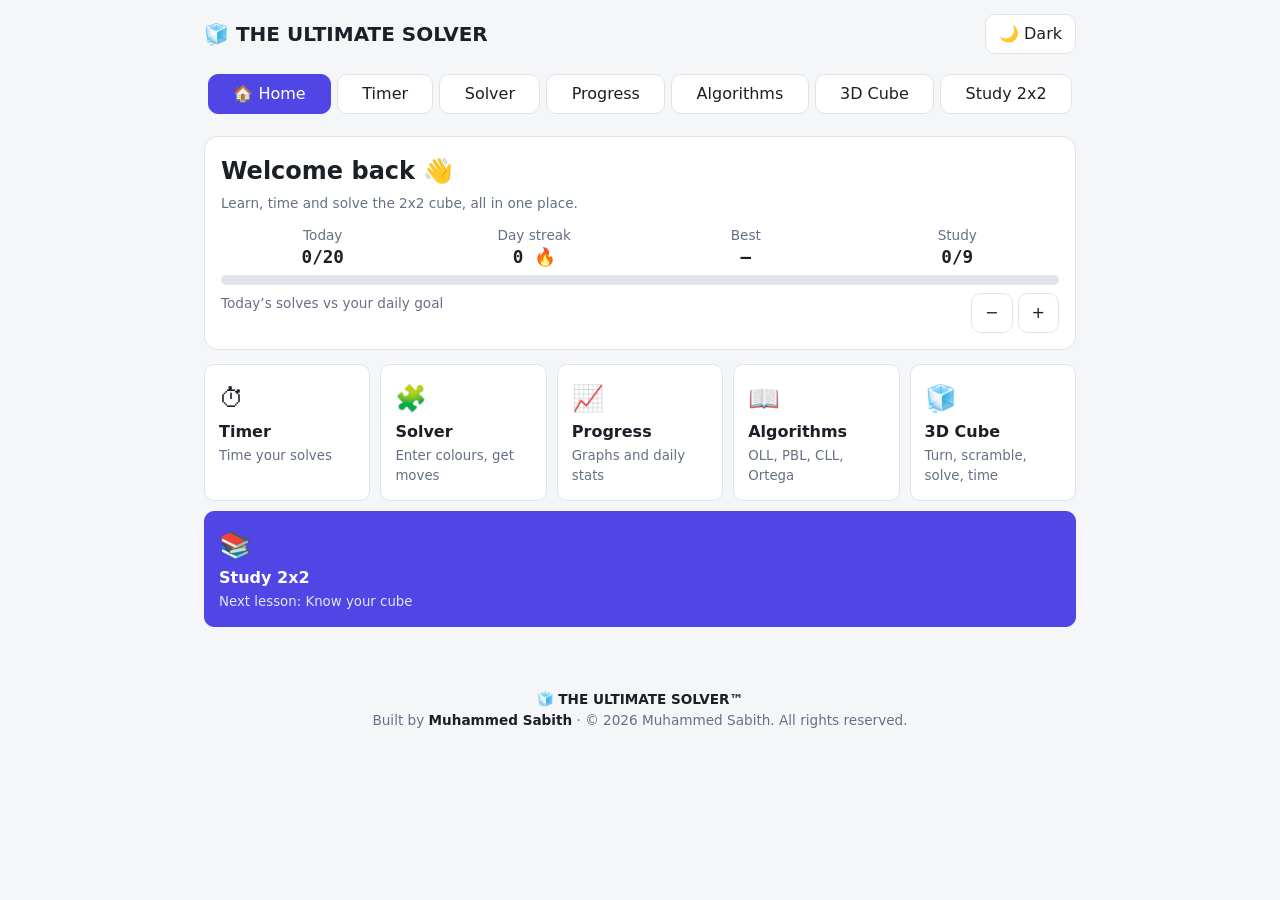
<file: index.html>
<!doctype html>
<html lang="en">
  <head>
    <meta charset="utf-8" />
    <meta
      name="viewport"
      content="width=device-width, initial-scale=1, viewport-fit=cover"
    />
    <title>THE ULTIMATE SOLVER</title>
    <link rel="stylesheet" href="style.css" />
  </head>
  <body>
    <header>
      <h1 id="hm" title="Home" class="u1">🧊 THE ULTIMATE SOLVER</h1>
      <button id="th" title="Toggle dark mode">🌙 Dark</button>
    </header>
    <nav>
      <button data-t="home" class="on">🏠 Home</button
      ><button data-t="timer">Timer</button
      ><button data-t="solver">Solver</button
      ><button data-t="prog">Progress</button
      ><button data-t="algs">Algorithms</button
      ><button data-t="cube3d">3D Cube</button
      ><button data-t="study">Study 2x2</button>
    </nav>
    <main>
      <section id="home" class="on">
        <div class="card hero">
          <h2>Welcome back 👋</h2>
          <p class="mut u2">
            Learn, time and solve the 2x2 cube, all in one place.
          </p>
          <div class="stats" id="hs"></div>
          <div class="bar"><div id="gb"></div></div>
          <div class="row u3">
            <span class="mut">Today’s solves vs your daily goal</span
            ><span><button id="gm">−</button> <button id="gp">+</button></span>
          </div>
        </div>
        <div class="tiles">
          <button data-go="timer">
            <span>⏱</span><b>Timer</b><small>Time your solves</small>
          </button>
          <button data-go="solver">
            <span>🧩</span><b>Solver</b><small>Enter colours, get moves</small>
          </button>
          <button data-go="prog">
            <span>📈</span><b>Progress</b><small>Graphs and daily stats</small>
          </button>
          <button data-go="algs">
            <span>📖</span><b>Algorithms</b><small>OLL, PBL, CLL, Ortega</small>
          </button>
          <button data-go="cube3d">
            <span>🧊</span><b>3D Cube</b
            ><small>Turn, scramble, solve, time</small>
          </button>
          <button data-go="study" class="big">
            <span>📚</span><b>Study 2x2</b><small id="nx"></small>
          </button>
        </div>
      </section>
      <section id="cube3d">
        <div class="card">
          <div class="row u4">
            <b>🧊 Interactive 3D cube</b
            ><span class="mut"
              >Drag to rotate any way · keys U R F D L B (Shift = prime)</span
            >
          </div>
          <div id="stage">
            <div id="rot"><div id="cu"></div></div>
          </div>
          <div id="ct">0.00</div>
          <div class="mut u5" id="cm">0 moves</div>
          <div class="mut u5" id="c3"></div>
          <div class="row">
            <button class="p" id="c-sc">Scramble</button
            ><button id="c-rs">Reset cube</button
            ><button id="c-so">Show solution</button
            ><button id="c-pl">▶ Play solution</button
            ><button id="c-vw">Reset view</button>
          </div>
          <div class="row" id="cmv"></div>
          <label class="mut u6"
            ><input type="checkbox" id="c-rel" checked /> Moves follow the side
            I'm facing</label
          >
          <div class="mut u5" id="cview"></div>
          <div class="mut u7" id="csc"></div>
          <div id="cso" class="u8"></div>
          <p class="mut u9">
            The timer starts on your first move after a scramble and stops when
            the cube is solved. Solves you finish without using the solution are
            saved to your Progress tab.
          </p>
        </div>
      </section>
      <section id="study">
        <div class="card">
          <b>📚 Study 2x2</b>
          <p class="mut u10">
            Work through the lessons in order, from basic moves to Ortega, PBL
            and CLL. Open a lesson, then mark it done.
          </p>
          <div class="bar"><div id="sp"></div></div>
          <div class="mut" id="sl"></div>
        </div>
        <div id="lessons"></div>
      </section>
      <section id="timer">
        <div class="card">
          <div class="mut u5">Scramble</div>
          <div id="scr"></div>
          <div id="tm">0.00</div>
          <div class="mut u5">
            <span class="dh"
              >Hold <b>Space</b> (or press and hold the timer) until it turns
              green, release to start, tap/press any key to stop.</span
            ><span class="mh"
              >Press and hold the timer until it turns green, lift your finger
              to start, then tap anywhere to stop.</span
            >
          </div>
          <div class="row">
            <button id="ns">New scramble</button
            ><button id="ss">Solve this scramble →</button
            ><button id="rt">Reset timer</button
            ><button id="del">Delete last</button
            ><button id="dnf">+2 last</button>
          </div>
        </div>
        <div class="card stats" id="st"></div>
        <div class="card">
          <div class="row u11">
            <b>Times</b
            ><span
              ><button id="cp">Copy</button>
              <button id="clr">Clear all</button></span
            >
          </div>
          <div id="list"></div>
        </div>
      </section>
      <section id="algs">
        <input type="search" id="q" placeholder="Search algorithms…" />
        <div class="chips" id="chips"></div>
        <div class="card" id="al"></div>
        <p class="mut">
          Diagrams show the cube as you see it before doing the algorithm: the
          top layer with its side stickers, and for PBL a second diagram of the
          bottom layer seen from below. Tip: tap “Inverse” to get the reverse
          alg, useful for recognizing cases or fixing a misstep. All algs use R,
          U, F, D moves so you never need to regrip.
        </p>
      </section>
      <section id="solver">
        <div class="chips" id="svt">
          <button class="on" data-sv="a">🎨 Enter colours</button
          ><button data-sv="b">🧊 3D cube</button>
        </div>
        <div id="sv-a">
        <div class="card">
          <b>Enter your cube</b>
          <p class="mut u12">
            The cube starts blank: pick a color, then tap each sticker to fill
            it. Any color scheme works, and the solver detects it from the cube
            itself. Faces are drawn as seen from outside: U on top, then L F R
            B, then D.
          </p>
          <div class="pal" id="pal"></div>
          <div class="net" id="net"></div>
          <div class="mut u5" id="cnt"></div>
          <div class="row">
            <button class="p" id="go">Solve</button
            ><button id="bl">Clear all (blank)</button
            ><button id="rs">Reset solved</button
            ><button id="rn">Random scramble</button
            ><button id="to3d">🧊 View in 3D →</button>
          </div>
        </div>
        </div>
        <div id="sv-b" hidden>
          <div class="card">
            <b>🧊 Your cube in 3D</b>
            <p class="mut u12">
              The colours you pick in the first tab appear here. Drag the cube
              to rotate it, press Solve, then Play solution to watch it solve.
            </p>
            <div class="st3" id="sv-st">
              <div class="rot3" id="sv-rot"><div class="cu3" id="sv-cu"></div></div>
            </div>
            <div class="mut u5" id="sv-i"></div>
            <div class="row">
              <button id="toc">← Colour area</button
              ><button class="p" id="go2">Solve</button
              ><button id="bl2">Clear all (blank)</button
              ><button id="rs2">Reset solved</button
              ><button id="rn2">Random scramble</button
              ><button id="pl2">▶ Play solution</button
              ><button id="vw2">Reset view</button>
            </div>
          </div>
        </div>
        <div class="card">
          <b>Solution</b>
          <div id="out" class="mut u13">Nothing yet.</div>
          <div class="row u14"><button id="cs" hidden>Copy</button></div>
        </div>
      </section>
      <section id="prog">
        <div class="chips" id="rng"></div>
        <div class="card">
          <b>Time graph</b>
          <div id="gr"></div>
        </div>
        <div class="card stats" id="pb"></div>
        <div class="card">
          <b>Day by day</b>
          <span class="mut"
            >(<span class="up">▲</span> = faster mean than the previous
            day)</span
          >
          <div class="u15"><table id="days"></table></div>
        </div>
        <div class="card">
          <b>Backup</b>
          <p class="mut u10">
            Your times save automatically in this browser and are here whenever
            you come back. To move them to another device, copy the data, paste
            it there into the box below and tap Import.
          </p>
          <div class="row u14">
            <button id="ex">Copy data</button><button id="im">Import</button>
          </div>
          <textarea id="ta" placeholder="Paste exported data here"></textarea>
        </div>
      </section>
    </main>
    <footer>
      🧊 <b>THE ULTIMATE SOLVER™</b><br />Built by <b>Muhammed Sabith</b> · ©
      2026 Muhammed Sabith. All rights reserved.
    </footer>
    <div id="toast"></div>
    <script src="script.js"></script>
  </body>
</html>
</file>
<file: style.css>
:root {
  --bg: #f5f6f8;
  --card: #fff;
  --fg: #1b1f27;
  --mut: #667085;
  --bd: #dfe3ea;
  --ac: #4f46e5;
  --ok: #16a34a;
  --wa: #dc2626;
  box-sizing: border-box;
  padding-top: env(safe-area-inset-top, 0px);
  padding-bottom: env(safe-area-inset-bottom, 0px);
  color-scheme: light;
}
@media (prefers-color-scheme: dark) {
  :root:not([data-theme="light"]) {
    --bg: #0f1218;
    --card: #181c25;
    --fg: #e8ebf1;
    --mut: #8b93a5;
    --bd: #2a3040;
    --ac: #818cf8;
    color-scheme: dark;
  }
}
:root[data-theme="dark"] {
  --bg: #0f1218;
  --card: #181c25;
  --fg: #e8ebf1;
  --mut: #8b93a5;
  --bd: #2a3040;
  --ac: #818cf8;
  color-scheme: dark;
}
html {
  scroll-padding-top: env(safe-area-inset-top, 0px);
}
* {
  box-sizing: border-box;
}
body {
  margin: 0;
  background: var(--bg);
  color: var(--fg);
  font:
    16px/1.5 system-ui,
    -apple-system,
    "Segoe UI",
    Roboto,
    sans-serif;
}
header {
  display: flex;
  align-items: center;
  justify-content: space-between;
  gap: 12px;
  padding: 14px 18px;
  max-width: 900px;
  margin: 0 auto;
}
h1 {
  font-size: 1.25rem;
  margin: 0;
}
button {
  font: inherit;
  color: var(--fg);
  background: var(--card);
  border: 1px solid var(--bd);
  border-radius: 10px;
  padding: 7px 13px;
  cursor: pointer;
}
button:hover {
  border-color: var(--ac);
}
button.p {
  background: var(--ac);
  color: #fff;
  border-color: var(--ac);
}
nav {
  display: flex;
  flex-wrap: wrap;
  gap: 6px;
  max-width: 900px;
  margin: 0 auto;
  padding: 0 18px;
}
nav button.on {
  background: var(--ac);
  color: #fff;
  border-color: var(--ac);
}
main {
  max-width: 900px;
  margin: 0 auto;
  padding: 16px 18px 40px;
}
section {
  display: none;
}
section.on {
  display: block;
}
.card {
  background: var(--card);
  border: 1px solid var(--bd);
  border-radius: 14px;
  padding: 16px;
  margin-bottom: 14px;
}
#scr {
  font:
    600 1.15rem ui-monospace,
    Menlo,
    Consolas,
    monospace;
  text-align: center;
  margin: 4px 0 12px;
}
#tm {
  font:
    700 clamp(3.2rem, 16vw, 6rem) ui-monospace,
    Menlo,
    Consolas,
    monospace;
  text-align: center;
  padding: 26px 0;
  border-radius: 14px;
  user-select: none;
  touch-action: manipulation;
  cursor: pointer;
}
#tm.hold {
  color: var(--wa);
}
#tm.ready {
  color: var(--ok);
}
.row {
  display: flex;
  flex-wrap: wrap;
  gap: 8px;
  justify-content: center;
  margin-top: 8px;
}
.stats {
  display: grid;
  grid-template-columns: repeat(auto-fit, minmax(110px, 1fr));
  gap: 8px;
  text-align: center;
}
.stats b {
  display: block;
  font:
    600 1.1rem ui-monospace,
    Menlo,
    monospace;
}
.stats span,
.mut {
  color: var(--mut);
  font-size: 0.85rem;
}
#list {
  max-height: 240px;
  overflow: auto;
  font:
    0.95rem ui-monospace,
    Menlo,
    monospace;
}
#list div {
  display: flex;
  justify-content: space-between;
  gap: 10px;
  padding: 4px 0;
  border-bottom: 1px solid var(--bd);
}
input[type="search"] {
  width: 100%;
  font: inherit;
  padding: 9px 12px;
  border-radius: 10px;
  border: 1px solid var(--bd);
  background: var(--card);
  color: var(--fg);
}
.chips {
  display: flex;
  flex-wrap: wrap;
  gap: 6px;
  margin: 10px 0;
}
.chips button.on {
  background: var(--ac);
  color: #fff;
  border-color: var(--ac);
}
.alg {
  display: flex;
  flex-wrap: wrap;
  align-items: center;
  justify-content: space-between;
  gap: 8px;
  padding: 10px 0;
  border-bottom: 1px solid var(--bd);
}
.alg:last-child {
  border: 0;
}
.alg code {
  display: block;
  font:
    600 0.95rem ui-monospace,
    Menlo,
    monospace;
  color: var(--ac);
  word-break: break-word;
}
.alg small {
  color: var(--mut);
}
.net {
  display: grid;
  grid-template-columns: repeat(4, auto);
  grid-template-rows: repeat(3, auto);
  gap: 6px;
  justify-content: center;
  margin: 10px 0;
}
.face {
  display: grid;
  grid-template-columns: 1fr 1fr;
  gap: 3px;
  padding: 3px;
  background: var(--bd);
  border-radius: 8px;
}
.face i {
  width: clamp(22px, 8.6vw, 46px);
  aspect-ratio: 1;
  border-radius: 6px;
  cursor: pointer;
  border: 1px solid rgba(0, 0, 0, 0.35);
}
.pal {
  display: flex;
  gap: 10px;
  justify-content: center;
  flex-wrap: wrap;
}
.pal i {
  width: 38px;
  height: 38px;
  border-radius: 50%;
  cursor: pointer;
  border: 3px solid transparent;
  outline: 1px solid rgba(0, 0, 0, 0.35);
}
.pal i.on {
  border-color: var(--ac);
}
#out {
  font:
    700 1.2rem ui-monospace,
    Menlo,
    Consolas,
    monospace;
  word-break: break-word;
}
.err {
  color: var(--wa);
}
#toast {
  position: fixed;
  left: 50%;
  bottom: calc(24px + env(safe-area-inset-bottom, 0px));
  transform: translateX(-50%);
  background: var(--ac);
  color: #fff;
  padding: 10px 18px;
  border-radius: 999px;
  font-weight: 600;
  opacity: 0;
  pointer-events: none;
  transition: opacity 0.3s;
  z-index: 9;
}
#toast.on {
  opacity: 1;
}
textarea {
  width: 100%;
  min-height: 70px;
  font:
    0.85rem ui-monospace,
    Menlo,
    monospace;
  border-radius: 10px;
  border: 1px solid var(--bd);
  background: var(--card);
  color: var(--fg);
  padding: 8px;
  margin-top: 8px;
}
table {
  width: 100%;
  border-collapse: collapse;
  font-size: 0.92rem;
}
td,
th {
  padding: 6px 4px;
  border-bottom: 1px solid var(--bd);
  text-align: right;
}
td:first-child,
th:first-child {
  text-align: left;
}
th {
  color: var(--mut);
  font-weight: 500;
}
#gr svg {
  width: 100%;
  height: auto;
  display: block;
}
.up {
  color: var(--ok);
}
.dn {
  color: var(--wa);
}
.pic {
  display: flex;
  gap: 6px;
}
.tiles {
  display: grid;
  grid-template-columns: repeat(auto-fit, minmax(150px, 1fr));
  gap: 10px;
  margin-bottom: 14px;
}
.tiles button {
  display: flex;
  flex-direction: column;
  gap: 2px;
  align-items: flex-start;
  padding: 14px;
  text-align: left;
}
.tiles button span {
  font-size: 1.6rem;
}
.tiles small {
  color: var(--mut);
}
.tiles button.big {
  grid-column: 1/-1;
  background: var(--ac);
  color: #fff;
  border-color: var(--ac);
}
.tiles button.big small {
  color: #e0e7ff;
}
.bar {
  height: 10px;
  background: var(--bd);
  border-radius: 6px;
  overflow: hidden;
  margin: 8px 0;
}
.bar div {
  height: 100%;
  background: var(--ok);
  width: 0;
  transition: width 0.3s;
}
details.card summary {
  cursor: pointer;
  display: flex;
  justify-content: space-between;
  gap: 8px;
}
details.card[open] summary {
  margin-bottom: 8px;
}
.hero h2 {
  margin: 0 0 4px;
}
footer {
  max-width: 900px;
  margin: 0 auto;
  padding: 8px 18px 28px;
  text-align: center;
  color: var(--mut);
  font-size: 0.85rem;
}
footer b {
  color: var(--fg);
}
#stage {
  height: 310px;
  perspective: 800px;
  position: relative;
  touch-action: none;
  cursor: grab;
  overflow: hidden;
}
#rot {
  position: absolute;
  left: 50%;
  top: 50%;
  width: 0;
  height: 0;
  transform-style: preserve-3d;
}
#cu,
.lg {
  position: absolute;
  left: 0;
  top: 0;
  width: 0;
  height: 0;
  transform-style: preserve-3d;
}
.sk {
  position: absolute;
  left: -30px;
  top: -30px;
  width: 60px;
  height: 60px;
  border: 4px solid #111;
  border-radius: 6px;
  box-sizing: border-box;
  backface-visibility: hidden;
}
#ct {
  font:
    700 2.4rem ui-monospace,
    Menlo,
    monospace;
  text-align: center;
}
#cmv {
  display: grid;
  grid-auto-flow: column;
  grid-template-rows: repeat(3, auto);
  gap: 6px;
  margin-top: 10px;
}
#cmv button {
  padding: 8px 0;
  min-height: 38px;
}
html {
  -webkit-text-size-adjust: 100%;
}
body {
  -webkit-tap-highlight-color: transparent;
}
button {
  touch-action: manipulation;
}
#tm {
  touch-action: none;
  -webkit-touch-callout: none;
}
nav {
  position: sticky;
  top: env(safe-area-inset-top, 0px);
  z-index: 5;
  background: var(--bg);
  padding-top: 6px;
  padding-bottom: 6px;
}
nav button {
  white-space: nowrap;
  flex: 1 1 auto;
  padding: 7px 8px;
}
input[type="search"],
textarea {
  font-size: 16px;
}
.mh {
  display: none;
}
@media (hover: none) {
  .mh {
    display: inline;
  }
  .dh {
    display: none;
  }
}
main,
header,
footer {
  padding-left: max(14px, env(safe-area-inset-left));
  padding-right: max(14px, env(safe-area-inset-right));
}
@media (max-width: 640px) {
  header {
    padding-top: 10px;
    padding-bottom: 10px;
  }
  h1 {
    font-size: 1.05rem;
  }
  nav {
    display: grid;
    grid-template-columns: repeat(4, 1fr);
    gap: 6px;
    position: static;
  }
  nav button {
    padding: 8px 2px;
    font-size: 0.84rem;
    min-height: 40px;
  }
  main {
    padding-top: 12px;
    padding-bottom: 28px;
  }
  button {
    min-height: 42px;
  }
  .card {
    padding: 12px;
  }
  #tm {
    padding: 44px 0;
  }
  #scr {
    font-size: 1rem;
  }
  #stage {
    height: 290px;
  }
  .alg {
    align-items: flex-start;
  }
  .tiles {
    grid-template-columns: 1fr 1fr;
  }
  #list {
    max-height: 200px;
  }
}
.lesson p {
  margin: 6px 0;
}
.lesson td {
  text-align: left;
  vertical-align: top;
}

/* ---------- Utility classes (from former inline styles) ---------- */
.u1 {
  cursor: pointer;
}
.u2 {
  margin: 0 0 10px;
}
.u3 {
  justify-content: space-between;
  margin: 0;
}
.u4 {
  justify-content: space-between;
  margin: 0 0 6px;
}
.u5 {
  text-align: center;
}
.u6 {
  display: flex;
  gap: 6px;
  justify-content: center;
  align-items: center;
  margin-top: 8px;
}
.u7 {
  text-align: center;
  margin-top: 8px;
}
.u8 {
  text-align: center;
  font:
    600 1rem ui-monospace,
    Menlo,
    monospace;
  word-break: break-word;
}
.u9 {
  margin: 10px 0 0;
}
.u10 {
  margin: 4px 0;
}
.u11 {
  justify-content: space-between;
  margin: 0 0 8px;
}
.u12 {
  margin: 4px 0 10px;
}
.u13 {
  margin-top: 6px;
}
.u14 {
  justify-content: flex-start;
}
.u15 {
  overflow-x: auto;
}
.st3 {
  height: 240px;
  perspective: 700px;
  position: relative;
  touch-action: none;
  cursor: grab;
  overflow: hidden;
}
.rot3 {
  position: absolute;
  left: 50%;
  top: 50%;
  width: 0;
  height: 0;
  transform-style: preserve-3d;
}
.cu3 {
  position: absolute;
  left: 0;
  top: 0;
  width: 0;
  height: 0;
  transform-style: preserve-3d;
}
</file>
<file: THE ULTIMATE SOLVER.css>
:root {
  --bg: #f5f6f8;
  --card: #fff;
  --fg: #1b1f27;
  --mut: #667085;
  --bd: #dfe3ea;
  --ac: #4f46e5;
  --ok: #16a34a;
  --wa: #dc2626;
  box-sizing: border-box;
  padding-top: env(safe-area-inset-top, 0px);
  padding-bottom: env(safe-area-inset-bottom, 0px);
  color-scheme: light;
}
@media (prefers-color-scheme: dark) {
  :root:not([data-theme="light"]) {
    --bg: #0f1218;
    --card: #181c25;
    --fg: #e8ebf1;
    --mut: #8b93a5;
    --bd: #2a3040;
    --ac: #818cf8;
    color-scheme: dark;
  }
}
:root[data-theme="dark"] {
  --bg: #0f1218;
  --card: #181c25;
  --fg: #e8ebf1;
  --mut: #8b93a5;
  --bd: #2a3040;
  --ac: #818cf8;
  color-scheme: dark;
}
html {
  scroll-padding-top: env(safe-area-inset-top, 0px);
}
* {
  box-sizing: border-box;
}
body {
  margin: 0;
  background: var(--bg);
  color: var(--fg);
  font:
    16px/1.5 system-ui,
    -apple-system,
    "Segoe UI",
    Roboto,
    sans-serif;
}
header {
  display: flex;
  align-items: center;
  justify-content: space-between;
  gap: 12px;
  padding: 14px 18px;
  max-width: 900px;
  margin: 0 auto;
}
h1 {
  font-size: 1.25rem;
  margin: 0;
}
button {
  font: inherit;
  color: var(--fg);
  background: var(--card);
  border: 1px solid var(--bd);
  border-radius: 10px;
  padding: 7px 13px;
  cursor: pointer;
}
button:hover {
  border-color: var(--ac);
}
button.p {
  background: var(--ac);
  color: #fff;
  border-color: var(--ac);
}
nav {
  display: flex;
  flex-wrap: wrap;
  gap: 6px;
  max-width: 900px;
  margin: 0 auto;
  padding: 0 18px;
}
nav button.on {
  background: var(--ac);
  color: #fff;
  border-color: var(--ac);
}
main {
  max-width: 900px;
  margin: 0 auto;
  padding: 16px 18px 40px;
}
section {
  display: none;
}
section.on {
  display: block;
}
.card {
  background: var(--card);
  border: 1px solid var(--bd);
  border-radius: 14px;
  padding: 16px;
  margin-bottom: 14px;
}
#scr {
  font:
    600 1.15rem ui-monospace,
    Menlo,
    Consolas,
    monospace;
  text-align: center;
  margin: 4px 0 12px;
}
#tm {
  font:
    700 clamp(3.2rem, 16vw, 6rem) ui-monospace,
    Menlo,
    Consolas,
    monospace;
  text-align: center;
  padding: 26px 0;
  border-radius: 14px;
  user-select: none;
  touch-action: manipulation;
  cursor: pointer;
}
#tm.hold {
  color: var(--wa);
}
#tm.ready {
  color: var(--ok);
}
.row {
  display: flex;
  flex-wrap: wrap;
  gap: 8px;
  justify-content: center;
  margin-top: 8px;
}
.stats {
  display: grid;
  grid-template-columns: repeat(auto-fit, minmax(110px, 1fr));
  gap: 8px;
  text-align: center;
}
.stats b {
  display: block;
  font:
    600 1.1rem ui-monospace,
    Menlo,
    monospace;
}
.stats span,
.mut {
  color: var(--mut);
  font-size: 0.85rem;
}
#list {
  max-height: 240px;
  overflow: auto;
  font:
    0.95rem ui-monospace,
    Menlo,
    monospace;
}
#list div {
  display: flex;
  justify-content: space-between;
  gap: 10px;
  padding: 4px 0;
  border-bottom: 1px solid var(--bd);
}
input[type="search"] {
  width: 100%;
  font: inherit;
  padding: 9px 12px;
  border-radius: 10px;
  border: 1px solid var(--bd);
  background: var(--card);
  color: var(--fg);
}
.chips {
  display: flex;
  flex-wrap: wrap;
  gap: 6px;
  margin: 10px 0;
}
.chips button.on {
  background: var(--ac);
  color: #fff;
  border-color: var(--ac);
}
.alg {
  display: flex;
  flex-wrap: wrap;
  align-items: center;
  justify-content: space-between;
  gap: 8px;
  padding: 10px 0;
  border-bottom: 1px solid var(--bd);
}
.alg:last-child {
  border: 0;
}
.alg code {
  display: block;
  font:
    600 0.95rem ui-monospace,
    Menlo,
    monospace;
  color: var(--ac);
  word-break: break-word;
}
.alg small {
  color: var(--mut);
}
.net {
  display: grid;
  grid-template-columns: repeat(4, auto);
  grid-template-rows: repeat(3, auto);
  gap: 6px;
  justify-content: center;
  margin: 10px 0;
}
.face {
  display: grid;
  grid-template-columns: 1fr 1fr;
  gap: 3px;
  padding: 3px;
  background: var(--bd);
  border-radius: 8px;
}
.face i {
  width: clamp(22px, 8.6vw, 46px);
  aspect-ratio: 1;
  border-radius: 6px;
  cursor: pointer;
  border: 1px solid rgba(0, 0, 0, 0.35);
}
.pal {
  display: flex;
  gap: 10px;
  justify-content: center;
  flex-wrap: wrap;
}
.pal i {
  width: 38px;
  height: 38px;
  border-radius: 50%;
  cursor: pointer;
  border: 3px solid transparent;
  outline: 1px solid rgba(0, 0, 0, 0.35);
}
.pal i.on {
  border-color: var(--ac);
}
#out {
  font:
    700 1.2rem ui-monospace,
    Menlo,
    Consolas,
    monospace;
  word-break: break-word;
}
.err {
  color: var(--wa);
}
#toast {
  position: fixed;
  left: 50%;
  bottom: calc(24px + env(safe-area-inset-bottom, 0px));
  transform: translateX(-50%);
  background: var(--ac);
  color: #fff;
  padding: 10px 18px;
  border-radius: 999px;
  font-weight: 600;
  opacity: 0;
  pointer-events: none;
  transition: opacity 0.3s;
  z-index: 9;
}
#toast.on {
  opacity: 1;
}
textarea {
  width: 100%;
  min-height: 70px;
  font:
    0.85rem ui-monospace,
    Menlo,
    monospace;
  border-radius: 10px;
  border: 1px solid var(--bd);
  background: var(--card);
  color: var(--fg);
  padding: 8px;
  margin-top: 8px;
}
table {
  width: 100%;
  border-collapse: collapse;
  font-size: 0.92rem;
}
td,
th {
  padding: 6px 4px;
  border-bottom: 1px solid var(--bd);
  text-align: right;
}
td:first-child,
th:first-child {
  text-align: left;
}
th {
  color: var(--mut);
  font-weight: 500;
}
#gr svg {
  width: 100%;
  height: auto;
  display: block;
}
.up {
  color: var(--ok);
}
.dn {
  color: var(--wa);
}
.pic {
  display: flex;
  gap: 6px;
}
.tiles {
  display: grid;
  grid-template-columns: repeat(auto-fit, minmax(150px, 1fr));
  gap: 10px;
  margin-bottom: 14px;
}
.tiles button {
  display: flex;
  flex-direction: column;
  gap: 2px;
  align-items: flex-start;
  padding: 14px;
  text-align: left;
}
.tiles button span {
  font-size: 1.6rem;
}
.tiles small {
  color: var(--mut);
}
.tiles button.big {
  grid-column: 1/-1;
  background: var(--ac);
  color: #fff;
  border-color: var(--ac);
}
.tiles button.big small {
  color: #e0e7ff;
}
.bar {
  height: 10px;
  background: var(--bd);
  border-radius: 6px;
  overflow: hidden;
  margin: 8px 0;
}
.bar div {
  height: 100%;
  background: var(--ok);
  width: 0;
  transition: width 0.3s;
}
details.card summary {
  cursor: pointer;
  display: flex;
  justify-content: space-between;
  gap: 8px;
}
details.card[open] summary {
  margin-bottom: 8px;
}
.hero h2 {
  margin: 0 0 4px;
}
footer {
  max-width: 900px;
  margin: 0 auto;
  padding: 8px 18px 28px;
  text-align: center;
  color: var(--mut);
  font-size: 0.85rem;
}
footer b {
  color: var(--fg);
}
#stage {
  height: 310px;
  perspective: 800px;
  position: relative;
  touch-action: none;
  cursor: grab;
  overflow: hidden;
}
#rot {
  position: absolute;
  left: 50%;
  top: 50%;
  width: 0;
  height: 0;
  transform-style: preserve-3d;
}
#cu,
.lg {
  position: absolute;
  left: 0;
  top: 0;
  width: 0;
  height: 0;
  transform-style: preserve-3d;
}
.sk {
  position: absolute;
  left: -30px;
  top: -30px;
  width: 60px;
  height: 60px;
  border: 4px solid #111;
  border-radius: 6px;
  box-sizing: border-box;
  backface-visibility: hidden;
}
#ct {
  font:
    700 2.4rem ui-monospace,
    Menlo,
    monospace;
  text-align: center;
}
#cmv {
  display: grid;
  grid-auto-flow: column;
  grid-template-rows: repeat(3, auto);
  gap: 6px;
  margin-top: 10px;
}
#cmv button {
  padding: 8px 0;
  min-height: 38px;
}
html {
  -webkit-text-size-adjust: 100%;
}
body {
  -webkit-tap-highlight-color: transparent;
}
button {
  touch-action: manipulation;
}
#tm {
  touch-action: none;
  -webkit-touch-callout: none;
}
nav {
  position: sticky;
  top: env(safe-area-inset-top, 0px);
  z-index: 5;
  background: var(--bg);
  padding-top: 6px;
  padding-bottom: 6px;
}
nav button {
  white-space: nowrap;
  flex: 1 1 auto;
  padding: 7px 8px;
}
input[type="search"],
textarea {
  font-size: 16px;
}
.mh {
  display: none;
}
@media (hover: none) {
  .mh {
    display: inline;
  }
  .dh {
    display: none;
  }
}
main,
header,
footer {
  padding-left: max(14px, env(safe-area-inset-left));
  padding-right: max(14px, env(safe-area-inset-right));
}
@media (max-width: 640px) {
  header {
    padding-top: 10px;
    padding-bottom: 10px;
  }
  h1 {
    font-size: 1.05rem;
  }
  nav {
    display: grid;
    grid-template-columns: repeat(4, 1fr);
    gap: 6px;
    position: static;
  }
  nav button {
    padding: 8px 2px;
    font-size: 0.84rem;
    min-height: 40px;
  }
  main {
    padding-top: 12px;
    padding-bottom: 28px;
  }
  button {
    min-height: 42px;
  }
  .card {
    padding: 12px;
  }
  #tm {
    padding: 44px 0;
  }
  #scr {
    font-size: 1rem;
  }
  #stage {
    height: 290px;
  }
  .alg {
    align-items: flex-start;
  }
  .tiles {
    grid-template-columns: 1fr 1fr;
  }
  #list {
    max-height: 200px;
  }
}
.lesson p {
  margin: 6px 0;
}
.lesson td {
  text-align: left;
  vertical-align: top;
}

/* ---------- Utility classes (from former inline styles) ---------- */
.u1 {
  cursor: pointer;
}
.u2 {
  margin: 0 0 10px;
}
.u3 {
  justify-content: space-between;
  margin: 0;
}
.u4 {
  justify-content: space-between;
  margin: 0 0 6px;
}
.u5 {
  text-align: center;
}
.u6 {
  display: flex;
  gap: 6px;
  justify-content: center;
  align-items: center;
  margin-top: 8px;
}
.u7 {
  text-align: center;
  margin-top: 8px;
}
.u8 {
  text-align: center;
  font:
    600 1rem ui-monospace,
    Menlo,
    monospace;
  word-break: break-word;
}
.u9 {
  margin: 10px 0 0;
}
.u10 {
  margin: 4px 0;
}
.u11 {
  justify-content: space-between;
  margin: 0 0 8px;
}
.u12 {
  margin: 4px 0 10px;
}
.u13 {
  margin-top: 6px;
}
.u14 {
  justify-content: flex-start;
}
.u15 {
  overflow-x: auto;
}
</file>
